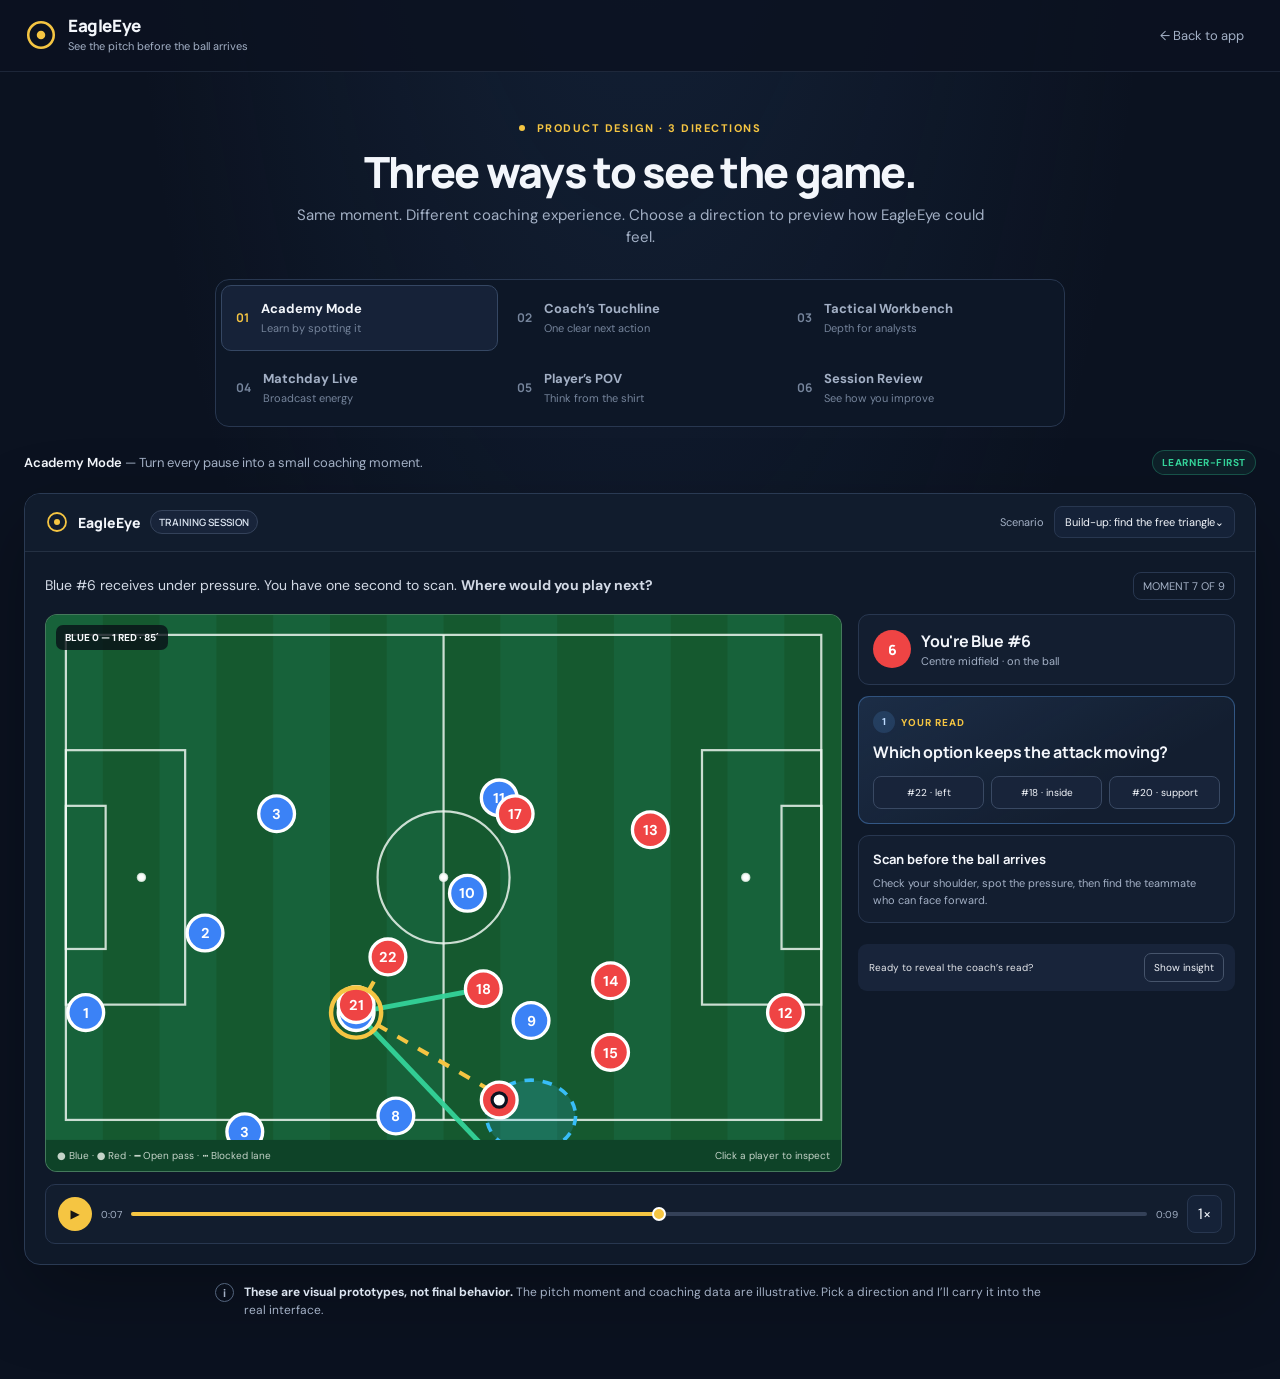
<file: frontend/mockups.html>
<!doctype html>
<html lang="en">
<head>
  <meta charset="utf-8">
  <meta name="viewport" content="width=device-width, initial-scale=1">
  <meta name="theme-color" content="#0b1220">
  <title>EagleEye · UI concepts</title>
  <link rel="preconnect" href="https://fonts.googleapis.com">
  <link rel="preconnect" href="https://fonts.gstatic.com" crossorigin>
  <link href="https://fonts.googleapis.com/css2?family=DM+Sans:wght@400;500;600;700&family=Manrope:wght@400;500;600;700;800&display=swap" rel="stylesheet">
  <link rel="stylesheet" href="mockups.css">
</head>
<body>
  <header class="topbar">
    <a class="brand" href="/" aria-label="EagleEye home">
      <span class="brand-mark" aria-hidden="true">
        <svg viewBox="0 0 32 32"><circle cx="16" cy="16" r="12" fill="none" stroke="currentColor" stroke-width="2.4"/><circle cx="16" cy="16" r="4" fill="currentColor"/></svg>
      </span>
      <span><strong>EagleEye</strong><small>See the pitch before the ball arrives</small></span>
    </a>
    <a class="back-link" href="/">← Back to app</a>
  </header>

  <main>
    <section class="intro">
      <div class="eyebrow"><span></span> PRODUCT DESIGN · 3 DIRECTIONS</div>
      <h1>Three ways to see the game.</h1>
      <p>Same moment. Different coaching experience. Choose a direction to preview how EagleEye could feel.</p>
    </section>

    <nav class="concept-tabs" aria-label="Choose a UI concept">
      <button class="concept-tab active" type="button" data-concept="academy" aria-pressed="true">
        <span class="tab-number">01</span><span><strong>Academy Mode</strong><small>Learn by spotting it</small></span>
      </button>
      <button class="concept-tab" type="button" data-concept="touchline" aria-pressed="false">
        <span class="tab-number">02</span><span><strong>Coach’s Touchline</strong><small>One clear next action</small></span>
      </button>
      <button class="concept-tab" type="button" data-concept="workbench" aria-pressed="false">
        <span class="tab-number">03</span><span><strong>Tactical Workbench</strong><small>Depth for analysts</small></span>
      </button>
      <button class="concept-tab" type="button" data-concept="broadcast" aria-pressed="false">
        <span class="tab-number">04</span><span><strong>Matchday Live</strong><small>Broadcast energy</small></span>
      </button>
      <button class="concept-tab" type="button" data-concept="player" aria-pressed="false">
        <span class="tab-number">05</span><span><strong>Player’s POV</strong><small>Think from the shirt</small></span>
      </button>
      <button class="concept-tab" type="button" data-concept="review" aria-pressed="false">
        <span class="tab-number">06</span><span><strong>Session Review</strong><small>See how you improve</small></span>
      </button>
    </nav>

    <div class="concept-summary" id="concept-summary" aria-live="polite"></div>
    <section id="mockup" class="mockup" aria-label="Selected design concept preview"></section>

    <footer class="decision-note">
      <span class="note-icon" aria-hidden="true">i</span>
      <p><strong>These are visual prototypes, not final behavior.</strong> The pitch moment and coaching data are illustrative. Pick a direction and I’ll carry it into the real interface.</p>
    </footer>
  </main>
  <script type="module" src="js/mockups.js"></script>
</body>
</html>
</file>
<file: frontend/mockups.css>
:root {
  color-scheme: dark;
  --bg: #0b1220;
  --surface: #111b2d;
  --surface-raised: #162238;
  --border: #283750;
  --text: #f3f6fb;
  --muted: #a3b0c5;
  --subtle: #75849b;
  --gold: #f5c542;
  --green: #34d399;
  --blue: #60a5fa;
  --red: #f87171;
}

* { box-sizing: border-box; }
html { min-width: 320px; background: var(--bg); }
body {
  margin: 0;
  color: var(--text);
  background:
    radial-gradient(ellipse at 50% -28%, rgba(49, 87, 135, .24), transparent 58%),
    var(--bg);
  font-family: "DM Sans", system-ui, sans-serif;
  font-size: 15px;
  line-height: 1.5;
}
button, a { font: inherit; }
a { color: inherit; }
button:focus-visible, a:focus-visible { outline: 3px solid var(--gold); outline-offset: 3px; }
.topbar {
  height: 72px;
  padding: 0 max(24px, calc((100% - 1440px) / 2));
  display: flex;
  align-items: center;
  justify-content: space-between;
  border-bottom: 1px solid rgba(137, 160, 193, .15);
  background: rgba(11, 18, 32, .82);
}
.brand { display: flex; align-items: center; gap: 10px; text-decoration: none; }
.brand-mark { display: grid; width: 34px; height: 34px; color: var(--gold); }
.brand-mark svg { width: 100%; }
.brand strong { display: block; font: 800 17px/1.2 "Manrope", sans-serif; letter-spacing: -.4px; }
.brand small { display: block; color: var(--muted); font-size: 11px; margin-top: 2px; }
.back-link { color: var(--muted); font-size: 13px; text-decoration: none; padding: 10px 12px; border-radius: 9px; }
.back-link:hover { color: var(--text); background: rgba(255,255,255,.06); }
main { width: min(1376px, calc(100% - 48px)); margin: 0 auto; padding: 48px 0 60px; }
.intro { max-width: 690px; margin: 0 auto 30px; text-align: center; }
.eyebrow { color: var(--gold); font-size: 11px; font-weight: 700; letter-spacing: 1.5px; }
.eyebrow span { display: inline-block; width: 6px; height: 6px; margin: 0 7px 1px 0; border-radius: 50%; background: var(--gold); }
h1 { margin: 10px 0 8px; font: 800 clamp(30px, 4vw, 43px)/1.14 "Manrope", sans-serif; letter-spacing: -1.7px; }
.intro p { margin: 0; color: var(--muted); font-size: 15px; }
.concept-tabs {
  display: grid;
  grid-template-columns: repeat(3, minmax(0, 1fr));
  max-width: 850px;
  margin: 0 auto 18px;
  padding: 5px;
  gap: 4px;
  border: 1px solid var(--border);
  border-radius: 14px;
  background: #0d1727;
}
.concept-tab {
  min-height: 66px;
  display: flex;
  align-items: center;
  gap: 12px;
  padding: 10px 14px;
  text-align: left;
  color: var(--muted);
  border: 1px solid transparent;
  border-radius: 10px;
  background: transparent;
  cursor: pointer;
  transition: background .18s ease, border-color .18s ease, color .18s ease;
}
.concept-tab:hover { color: var(--text); background: rgba(255,255,255,.04); }
.concept-tab.active { color: var(--text); background: var(--surface-raised); border-color: #354763; }
.tab-number { color: var(--subtle); font: 700 12px "Manrope", sans-serif; }
.concept-tab.active .tab-number { color: var(--gold); }
.concept-tab strong, .concept-tab small { display: block; }
.concept-tab strong { font-size: 13px; }
.concept-tab small { color: var(--subtle); margin-top: 2px; font-size: 11px; }
.concept-summary {
  display: flex;
  align-items: center;
  justify-content: space-between;
  gap: 16px;
  margin: 0 auto 12px;
  max-width: 1240px;
  min-height: 36px;
}
.concept-summary p { margin: 0; color: var(--muted); font-size: 13px; }
.concept-summary b { color: var(--text); font-weight: 600; }
.summary-tag { color: var(--green); border: 1px solid rgba(52,211,153,.28); background: rgba(52,211,153,.08); padding: 4px 9px; border-radius: 999px; font-size: 10px; font-weight: 700; letter-spacing: .55px; white-space: nowrap; }
.mockup {
  max-width: 1240px;
  min-height: 540px;
  margin: auto;
  overflow: hidden;
  border: 1px solid #2a3a53;
  border-radius: 16px;
  background: #0f1929;
  box-shadow: 0 28px 80px rgba(0,0,0,.28);
}
.preview-bar { height: 58px; padding: 0 20px; display: flex; align-items: center; justify-content: space-between; border-bottom: 1px solid rgba(148,163,184,.15); background: #111c2d; }
.preview-brand { display: flex; align-items: center; gap: 9px; font: 800 14px "Manrope",sans-serif; }
.preview-brand .brand-mark { width: 24px; height: 24px; }
.preview-tools { display: flex; align-items: center; gap: 10px; color: var(--muted); font-size: 11px; }
.mini-select { display: inline-flex; align-items: center; gap: 10px; padding: 7px 10px; border: 1px solid var(--border); border-radius: 8px; color: var(--text); background: #152238; }
.foundry-pill { color: #a7f3d0; background: rgba(6,78,59,.4); border: 1px solid rgba(52,211,153,.3); padding: 5px 9px; border-radius: 99px; font-size: 10px; font-weight: 700; }
.preview-content { padding: 20px; }
.context-row { display: flex; align-items: center; justify-content: space-between; gap: 12px; margin-bottom: 14px; }
.context-row p { margin: 0; max-width: 740px; color: #d2d9e5; font-size: 14px; }
.moment-chip { color: var(--muted); border: 1px solid var(--border); padding: 5px 9px; border-radius: 8px; font-size: 11px; white-space: nowrap; }
.work-area { display: grid; grid-template-columns: minmax(0, 1.7fr) minmax(280px, .9fr); gap: 16px; align-items: start; }
.pitch {
  position: relative;
  border: 1px solid rgba(217,235,221,.26);
  border-radius: 12px;
  overflow: hidden;
  background: #12512f;
  box-shadow: inset 0 0 0 1px rgba(0,0,0,.13);
}
.pitch svg { display: block; width: 100%; height: auto; }
.pitch-meta { position: absolute; inset: 10px auto auto 10px; z-index: 1; padding: 5px 9px; border-radius: 7px; color: #f8fafc; background: rgba(8,15,22,.78); font-size: 10px; font-weight: 700; }
.pitch-caption { padding: 8px 11px; display: flex; justify-content: space-between; color: #c4d3c8; font-size: 10px; background: #0e4328; }
.panel { display: flex; flex-direction: column; gap: 11px; }
.card { padding: 15px; border: 1px solid var(--border); border-radius: 11px; background: #131e30; }
.card h2, .card h3 { margin: 0; font-family: "Manrope",sans-serif; }
.card h2 { font-size: 16px; letter-spacing: -.3px; }
.card h3 { font-size: 13px; }
.muted { color: var(--muted); }
.small { font-size: 11px; }
.player-line { display: flex; align-items: center; gap: 10px; }
.player-disc { display: grid; flex: 0 0 38px; height: 38px; place-items: center; border-radius: 50%; color: white; background: #ef4444; font: 800 14px "Manrope",sans-serif; }
.tag-row { display: flex; flex-wrap: wrap; gap: 6px; margin-top: 12px; }
.tag { padding: 4px 8px; border: 1px solid #34425a; border-radius: 999px; color: #dce5f1; background: #18243a; font-size: 10px; font-weight: 600; }
.tag.good { color: #a7f3d0; border-color: rgba(52,211,153,.27); }
.action-card { border-color: rgba(245,197,66,.34); background: linear-gradient(140deg, rgba(245,197,66,.09), transparent 75%), #131e30; }
.action-label { color: var(--gold); font-size: 10px; font-weight: 700; letter-spacing: 1px; text-transform: uppercase; }
.action-title { margin: 7px 0 5px !important; font-size: 22px !important; letter-spacing: -.6px; }
.action-desc { margin: 0; color: #c6d1df; font-size: 12px; }
.scan-note { margin-top: 12px; padding: 9px 10px; border-left: 2px solid #38bdf8; border-radius: 0 7px 7px 0; color: #d3e9f6; background: rgba(56,189,248,.08); font-size: 11px; }
.scan-note strong { display: block; color: #7dd3fc; font-size: 9px; letter-spacing: .8px; text-transform: uppercase; }
.rows { display: grid; gap: 8px; margin-top: 10px; }
.data-row { display: flex; justify-content: space-between; align-items: baseline; gap: 10px; font-size: 11px; }
.data-row span:first-child { color: var(--muted); }
.data-row strong { text-align: right; font-size: 11px; font-weight: 600; }
.playback { margin-top: 12px; display: flex; align-items: center; gap: 9px; padding: 10px 12px; border: 1px solid var(--border); border-radius: 10px; background: #121d2e; }
.play-button { display: grid; flex: 0 0 34px; height: 34px; place-items: center; border: 0; border-radius: 50%; color: #161616; background: var(--gold); font-size: 12px; cursor: pointer; }
.play-button:hover { filter: brightness(1.08); }
.track { position: relative; flex: 1; height: 4px; border-radius: 9px; background: #344158; }
.track:before { content: ""; position: absolute; inset: 0 48% 0 0; border-radius: inherit; background: var(--gold); }
.track:after { content: ""; position: absolute; top: 50%; left: 52%; width: 10px; height: 10px; transform: translate(-50%,-50%); border: 2px solid #fff; border-radius: 50%; background: var(--gold); }
.clock { color: var(--muted); font-size: 10px; font-variant-numeric: tabular-nums; }
.reveal-options { display: flex; gap: 7px; margin-top: 12px; }
.reveal-options button { flex: 1; padding: 8px 6px; border: 1px solid #394963; border-radius: 8px; color: var(--text); background: #18243a; font-size: 10px; cursor: pointer; }
.reveal-options button:hover { border-color: var(--gold); }
.reveal-feedback { display: none; margin-top: 10px; padding: 10px; border-radius: 8px; color: #dce9e1; background: rgba(52,211,153,.09); font-size: 11px; }
.reveal-feedback.visible { display: block; }
.layer-list { display: flex; flex-wrap: wrap; gap: 6px; margin-top: 10px; }
.layer-pill { display: inline-flex; align-items: center; gap: 6px; padding: 6px 8px; border: 1px solid var(--border); border-radius: 7px; color: #dce5f1; background: #18243a; font-size: 10px; }
.layer-pill input { accent-color: var(--green); }
.stat-grid { display: grid; grid-template-columns: repeat(3,1fr); gap: 8px; margin-top: 11px; }
.stat { padding: 10px 9px; border: 1px solid var(--border); border-radius: 9px; background: #101a2a; }
.stat strong { display: block; font: 700 17px "Manrope",sans-serif; }
.stat small { color: var(--muted); font-size: 9px; }
.candidate { display: grid; grid-template-columns: 23px 1fr auto; align-items: center; gap: 8px; padding: 8px 0; border-bottom: 1px solid rgba(148,163,184,.12); font-size: 11px; }
.candidate:last-child { border-bottom: 0; padding-bottom: 0; }
.rank { display: grid; width: 21px; height: 21px; place-items: center; border-radius: 6px; color: var(--gold); background: rgba(245,197,66,.1); font-weight: 700; font-size: 10px; }
.candidate small { color: var(--muted); font-size: 10px; }
.concept-workbench .work-area { grid-template-columns: minmax(0,1.65fr) minmax(270px,.78fr); }
.concept-workbench .work-area > .panel { display: grid; grid-template-columns: 1fr 1fr; }
.concept-workbench .work-area > .panel .wide { grid-column: 1 / -1; }
.concept-academy .work-area { grid-template-columns: minmax(0,1.65fr) minmax(270px,.78fr); }
.concept-academy .panel .card { padding: 14px; }
.concept-academy .question-card { border-color: rgba(96,165,250,.35); background: linear-gradient(150deg,rgba(96,165,250,.11),transparent 70%),#131e30; }
.question-number { display: inline-grid; width: 22px; height: 22px; place-items: center; margin-right: 6px; border-radius: 50%; color: #bfdbfe; background: rgba(96,165,250,.16); font-size: 10px; }
.decision-note { display: flex; align-items: flex-start; gap: 10px; max-width: 850px; margin: 18px auto 0; color: var(--muted); }
.decision-note p { margin: 0; font-size: 12px; }
.decision-note strong { color: #dbe4f0; }
.note-icon { flex: 0 0 19px; height: 19px; display: grid; place-items: center; border: 1px solid #53647d; border-radius: 50%; font-size: 11px; font-weight: 700; }
.coach-footer { display: flex; align-items: center; justify-content: space-between; gap: 12px; margin-top: 10px; padding: 9px 11px; border-radius: 9px; color: #e5e7eb; background: #18243a; font-size: 10px; }
.coach-footer strong { color: var(--gold); }
.mini-button { padding: 6px 9px; border: 1px solid #46546b; border-radius: 7px; color: var(--text); background: transparent; font-size: 10px; white-space: nowrap; }
.broadcast-bar { background: linear-gradient(90deg,#17253a,#111c2d 60%); }
.broadcast-content { background: radial-gradient(ellipse at 50% 14%,rgba(239,68,68,.055),transparent 62%); }
.live-dot { display: inline-block; width: 6px; height: 6px; margin-right: 5px; border-radius: 50%; background: #fb7185; box-shadow: 0 0 10px rgba(251,113,133,.75); }
.broadcast-score { display: flex; align-items: center; justify-content: center; gap: 26px; margin: 0 auto 16px; padding: 11px; max-width: 450px; border: 1px solid var(--border); border-radius: 12px; background: rgba(17,28,45,.8); }
.score-team { display: flex; align-items: center; gap: 8px; color: #dbe5f1; font: 700 10px "Manrope",sans-serif; letter-spacing: .4px; }
.score-crest { display: grid; width: 25px; height: 25px; place-items: center; border-radius: 7px; color: white; font: 800 12px "Manrope",sans-serif; }
.blue-crest { background: #2563eb; }.red-crest { background: #dc2626; }
.score-value { font: 800 25px "Manrope",sans-serif; font-variant-numeric: tabular-nums; }.score-value span { color: var(--subtle); padding: 0 3px; }.score-value small { display: block; color: var(--gold); text-align: center; font: 600 9px "DM Sans",sans-serif; }
.broadcast-call { background: linear-gradient(145deg,rgba(239,68,68,.12),transparent 75%),#131e30; }
.broadcast-meter { display: flex; align-items: center; gap: 8px; margin-top: 13px; color: var(--muted); font-size: 9px; font-weight: 700; letter-spacing: .6px; }.broadcast-meter div { flex: 1; height: 5px; border-radius: 9px; background: #26364a; }.broadcast-meter i { display:block; width: 27%; height: 100%; border-radius: inherit; background: var(--green); }.broadcast-meter strong { color: var(--green); font-size: 9px; }.commentary { margin: 8px 0 0; color: #d2dce9; font: 500 13px/1.6 "Manrope",sans-serif; }
.pov-bar { background: linear-gradient(90deg,#123328,#111c2d 62%); }.pov-content { background: radial-gradient(ellipse at 80% 20%,rgba(52,211,153,.06),transparent 60%); }
.pov-step { display: flex; align-items: center; justify-content: center; gap: 5px; padding: 5px 0 3px; color: var(--subtle); font-size: 8px; font-weight: 700; letter-spacing: .6px; }.pov-step i { height: 1px; flex: 1; background: #344158; margin: 0 3px; }.step-dot { display:grid; width:20px; height:20px; place-items:center; border:1px solid #42516a; border-radius:50%; font-size:9px; }.active-dot { color:#c7f9df; border-color:var(--green); background:rgba(52,211,153,.13); }
.pov-card { border-color:rgba(52,211,153,.24); }.vertical-options { flex-direction:column; }.vertical-options button { text-align:left; padding:9px 10px; }.vertical-options button:hover { background:rgba(52,211,153,.1); border-color:var(--green); }.pov-reminder { display:flex; align-items:center; gap:10px; }.reminder-symbol { display:grid; flex:0 0 30px; height:30px; place-items:center; border-radius:9px; color:#86efac; background:rgba(52,211,153,.12); font-weight:800; }.pov-reminder p { margin-bottom:0; }
.review-bar { background:linear-gradient(90deg,#28233a,#111c2d 68%); }.review-content { background:radial-gradient(ellipse at 28% 12%,rgba(192,132,252,.08),transparent 58%); }.review-heading { display:flex; align-items:center; justify-content:space-between; gap:12px; margin-bottom:14px; }.review-heading h2 { margin:4px 0 0; font:700 20px "Manrope",sans-serif; letter-spacing:-.5px; }.review-stats { grid-template-columns:repeat(3,minmax(0,1fr)); margin:0 0 14px; }.review-stats .stat strong { font-size:19px; }.review-work .panel { gap:9px; }.review-insight { background:linear-gradient(145deg,rgba(192,132,252,.1),transparent 78%),#131e30; border-color:rgba(192,132,252,.27); }
.concept-review .work-area { grid-template-columns:minmax(0,1.65fr) minmax(290px,.9fr); }
@media (max-width: 760px) {
  .topbar { height: 62px; padding: 0 16px; }
  main { width: min(100% - 28px, 600px); padding-top: 34px; }
  .concept-tabs { grid-template-columns: 1fr; max-width: 520px; }
  .concept-tab { min-height: 54px; padding: 8px 12px; }
  .tab-number { min-width: 25px; }
  .concept-summary { align-items: flex-start; flex-direction: column; gap: 7px; padding: 0 2px; }
  .preview-content { padding: 12px; }
  .preview-bar { padding: 0 12px; }
  .preview-tools .hide-mobile { display: none; }
  .work-area, .concept-workbench .work-area, .concept-academy .work-area { grid-template-columns: 1fr; }
  .concept-workbench .work-area > .panel { display: flex; }
  .concept-review .work-area { grid-template-columns:1fr; }
  .broadcast-score { gap:12px; }.score-team { font-size:9px; }
  .context-row { align-items: flex-start; flex-direction: column; }
  .pitch-caption { font-size: 9px; }
  .mockup { min-height: 0; }
}
@media (max-width: 420px) {
  body { font-size: 14px; }
  .brand small { display: none; }
  main { width: calc(100% - 22px); padding-top: 27px; }
  h1 { font-size: 30px; letter-spacing: -1px; }
  .intro p { font-size: 13px; }
  .preview-tools { gap: 5px; }
  .mini-select { padding: 6px; font-size: 10px; }
  .foundry-pill { font-size: 9px; padding: 5px 7px; }
  .score-team { font-size:8px; gap:5px; }.broadcast-score { gap:9px; padding:8px; }.score-value { font-size:22px; }
}
@media (prefers-reduced-motion: reduce) {
  *, *::before, *::after { scroll-behavior: auto !important; transition-duration: .01ms !important; animation-duration: .01ms !important; }
}
</file>
